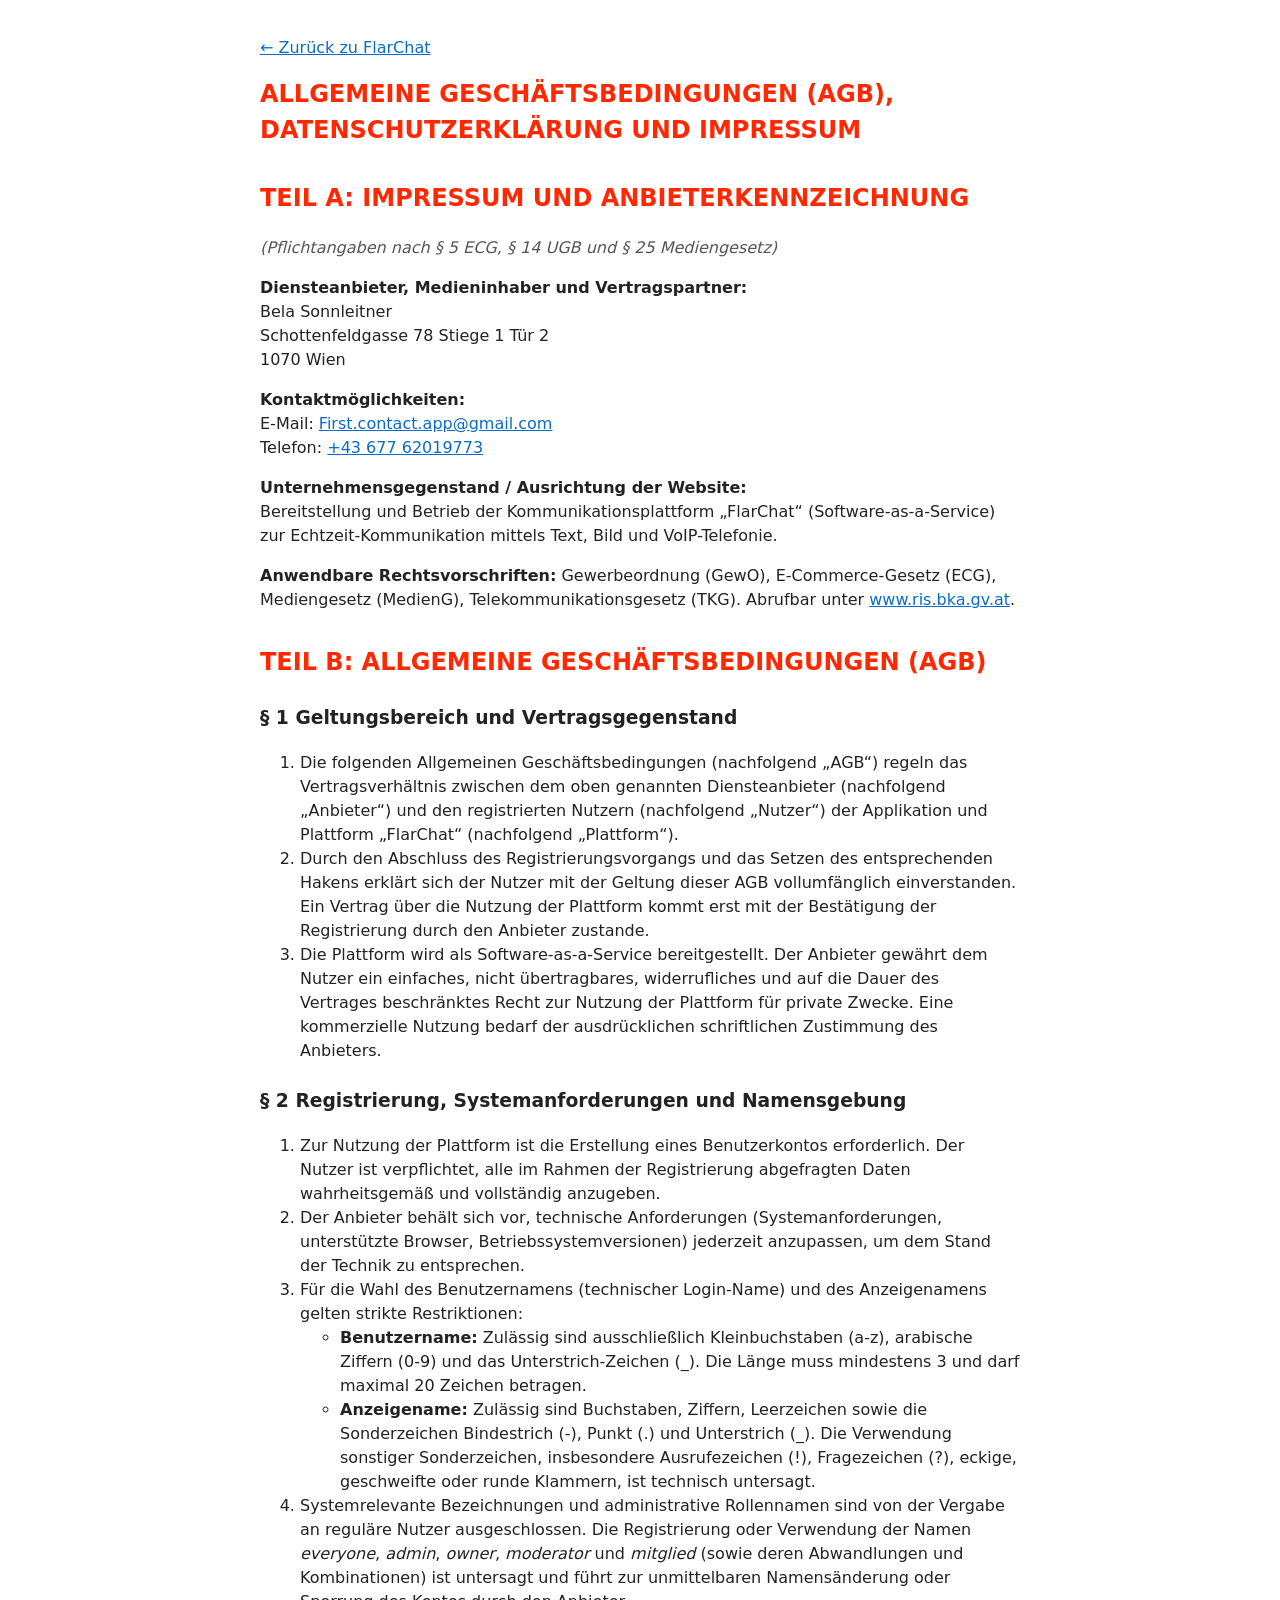
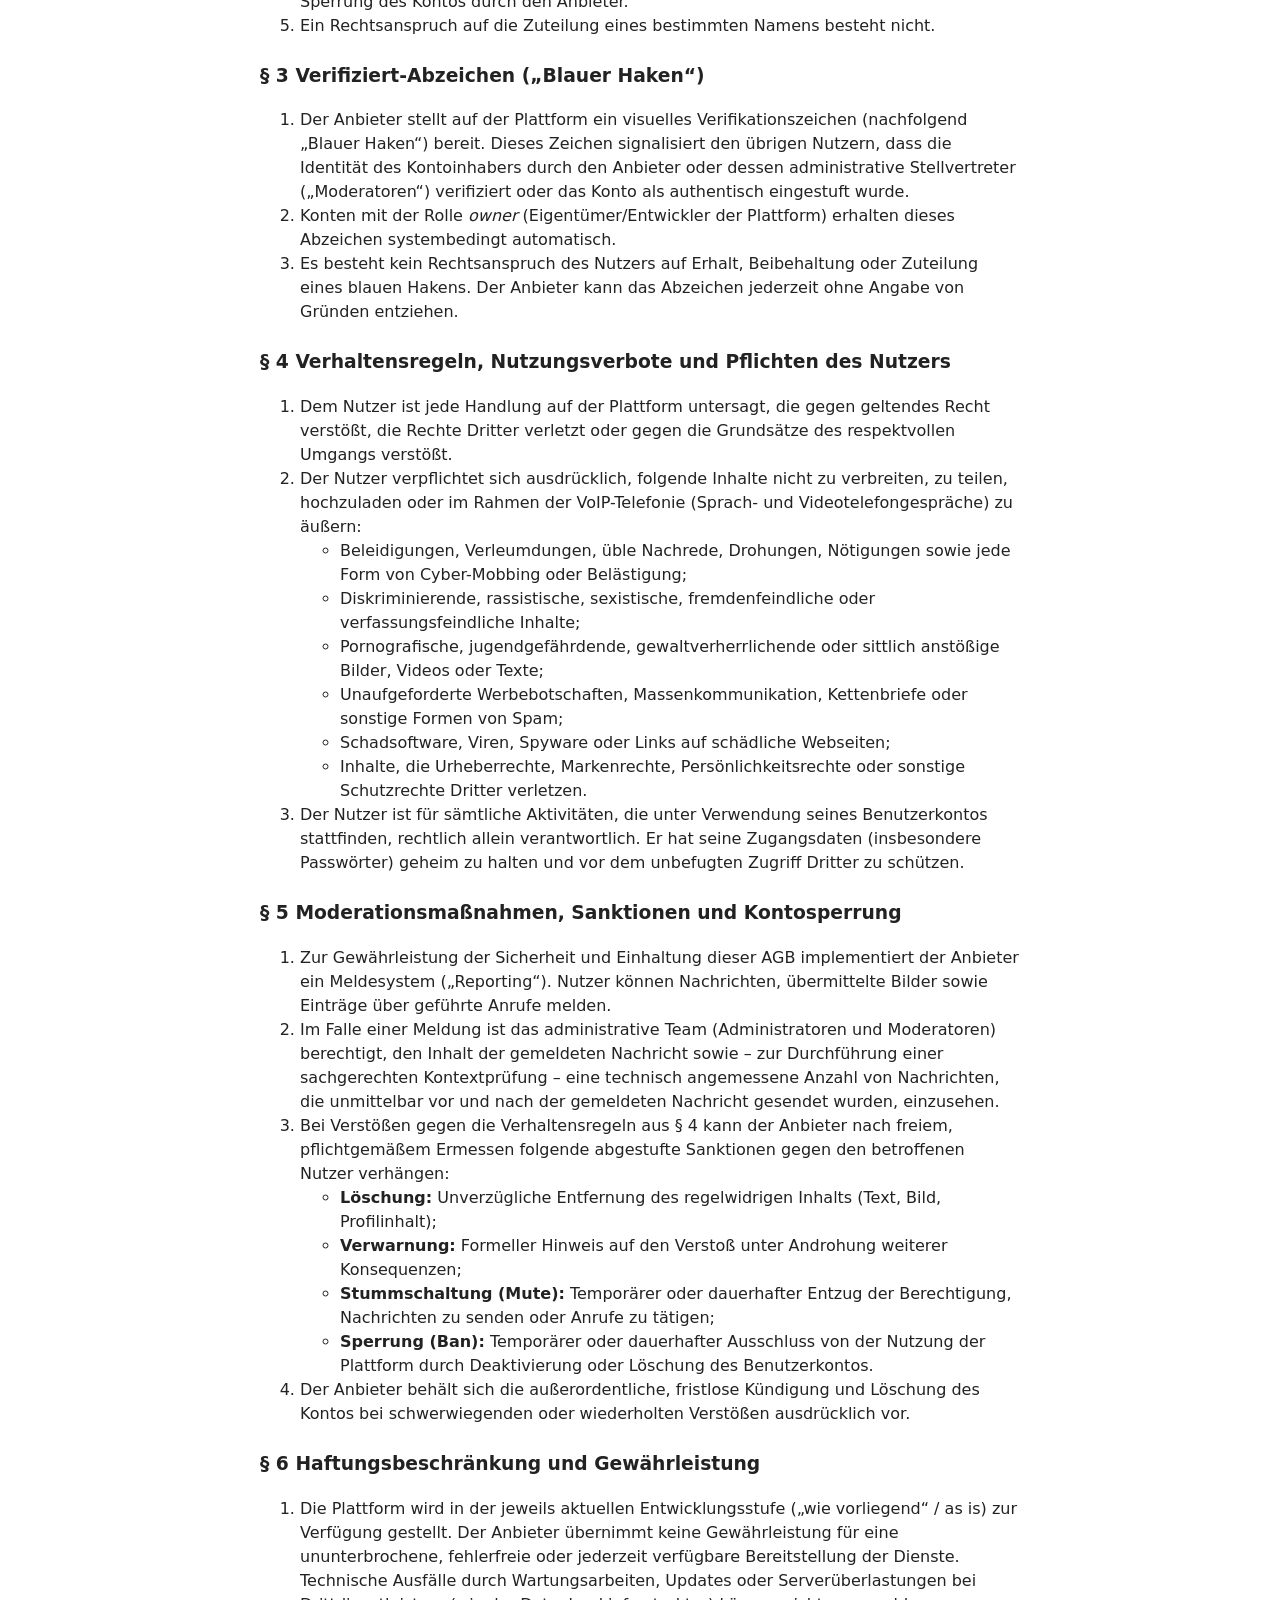
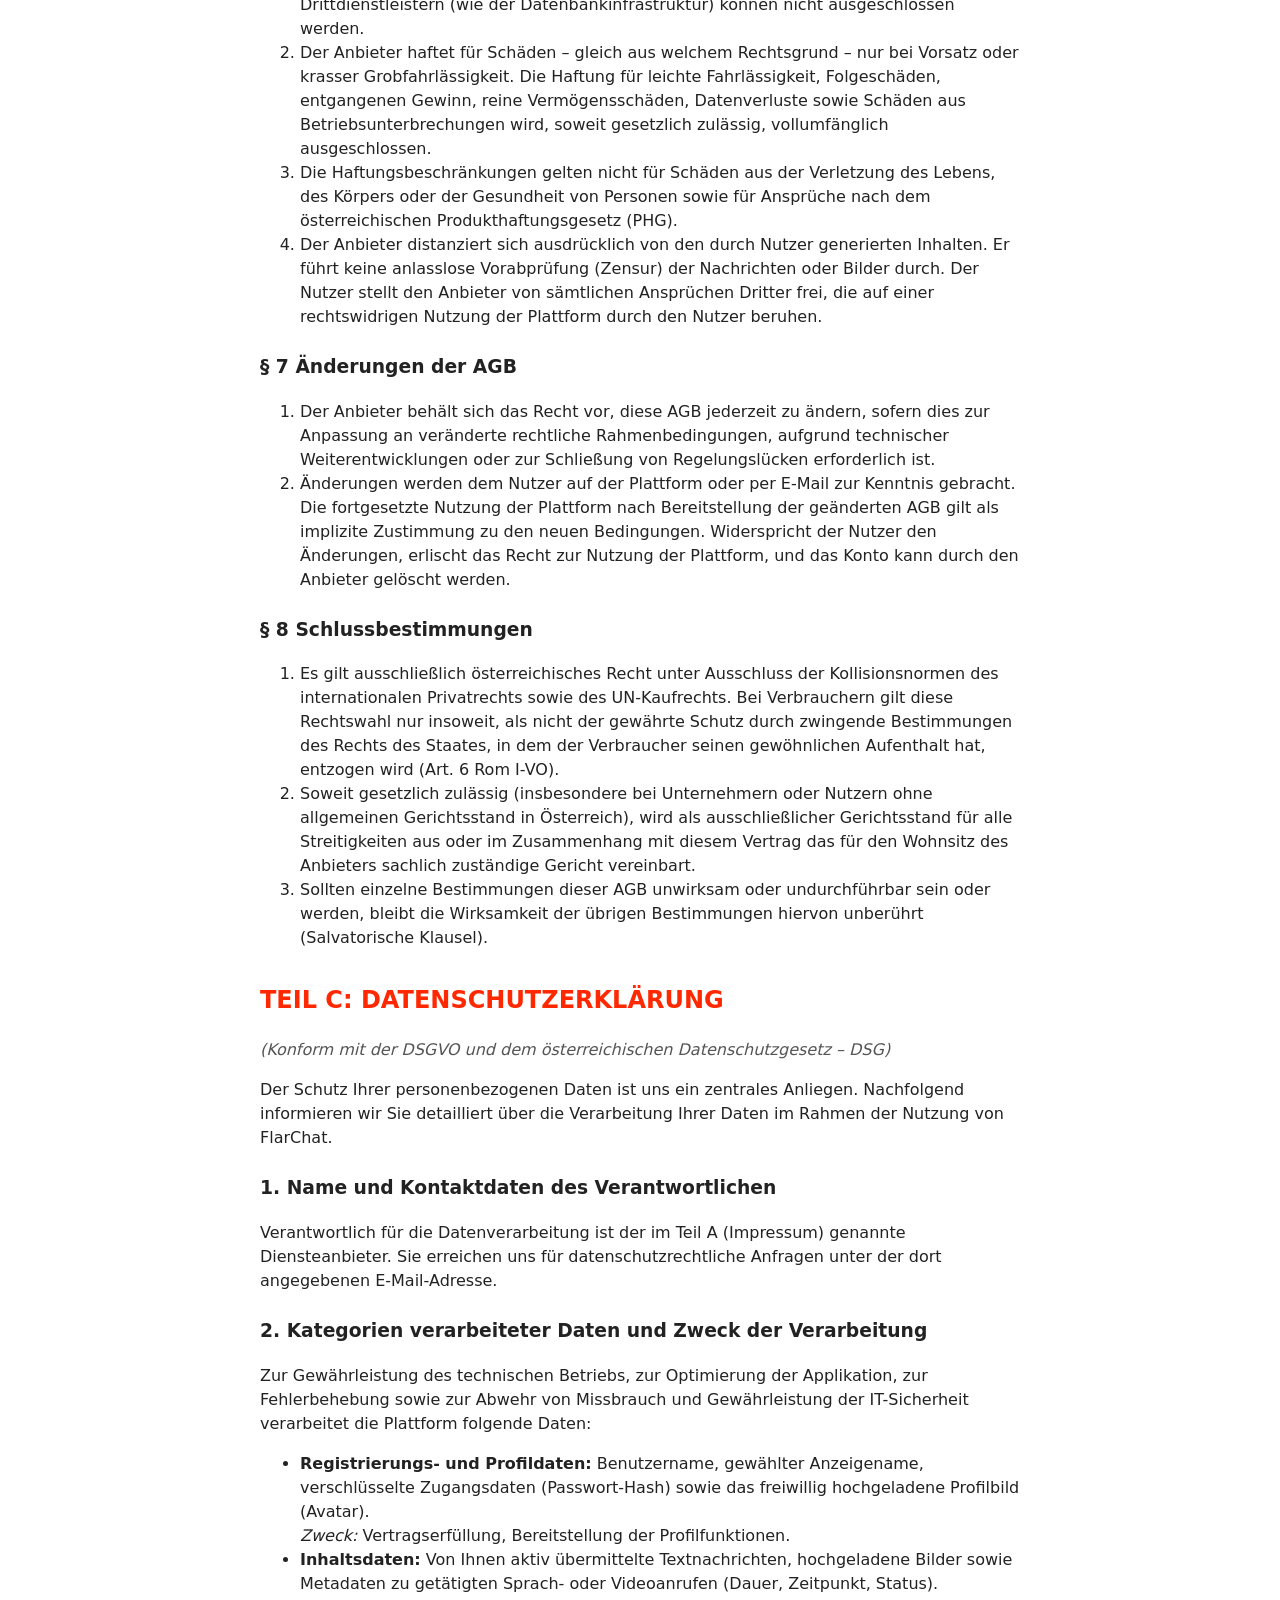
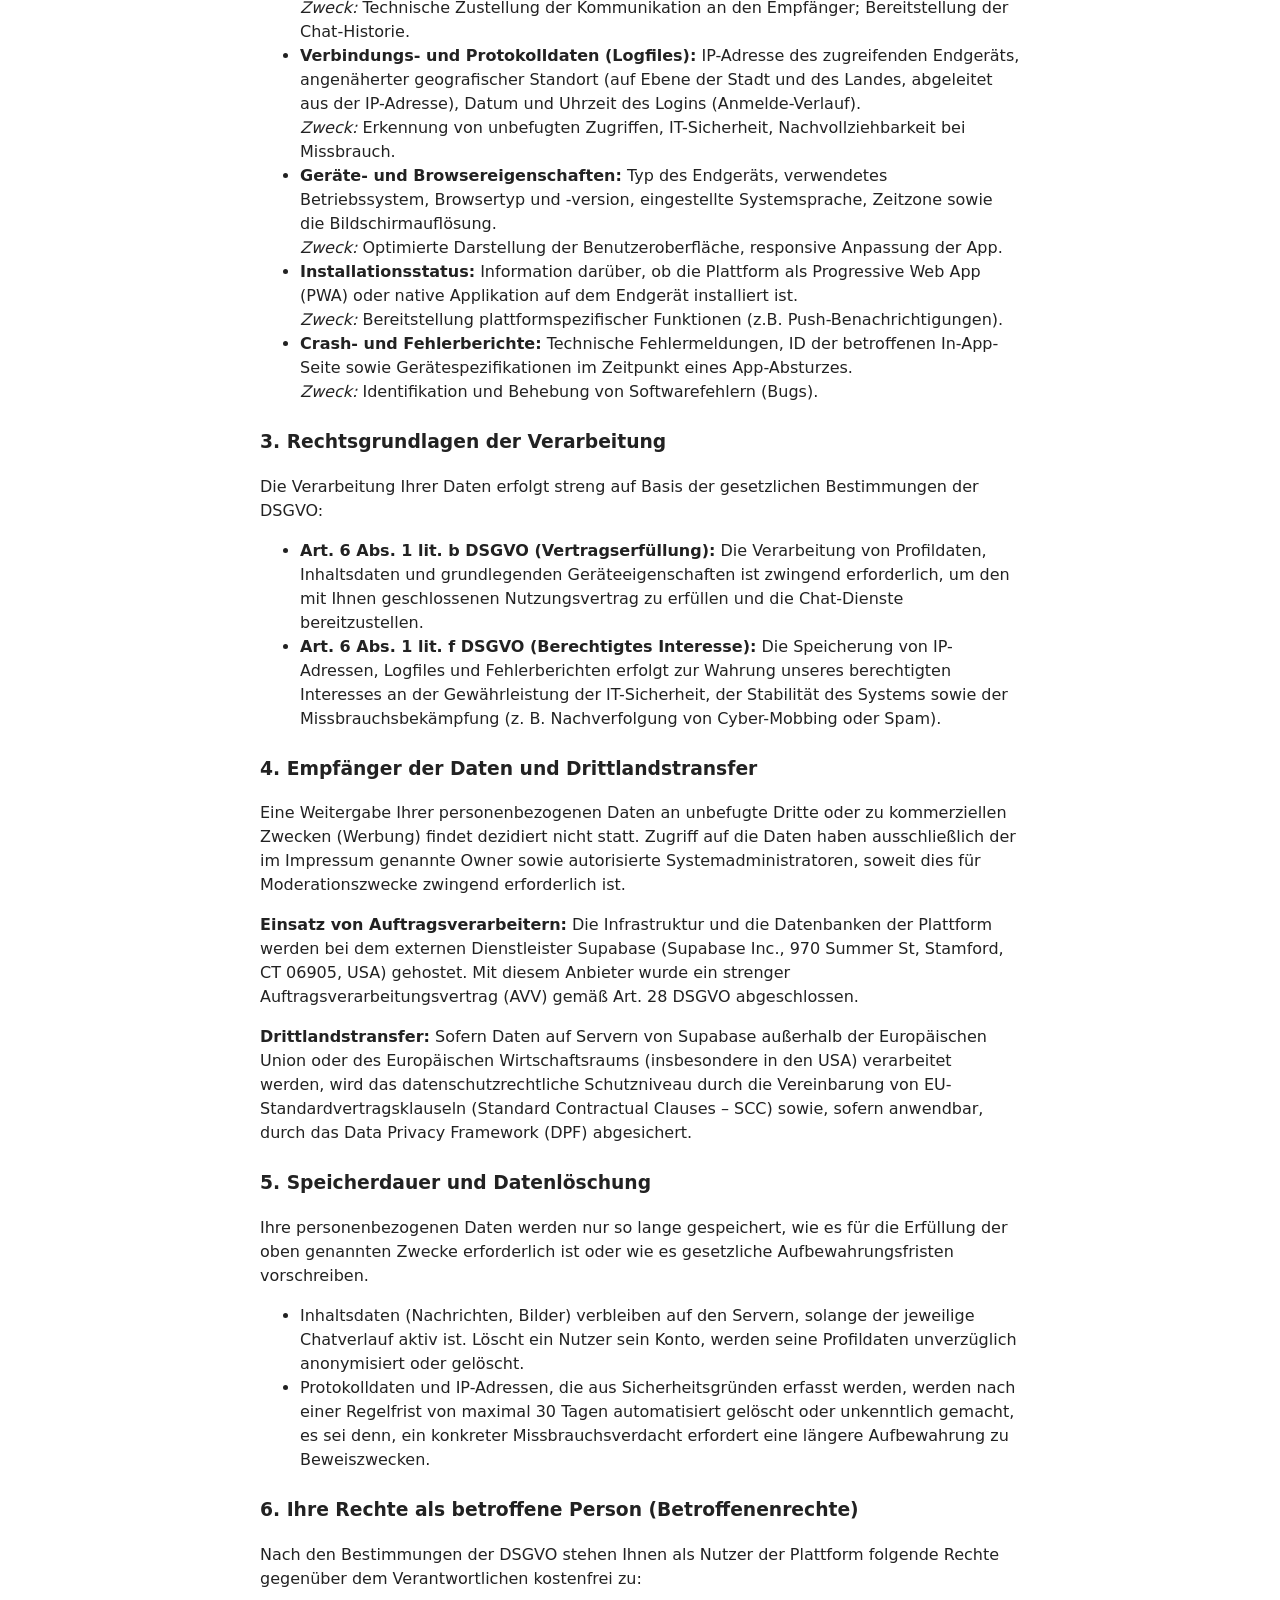
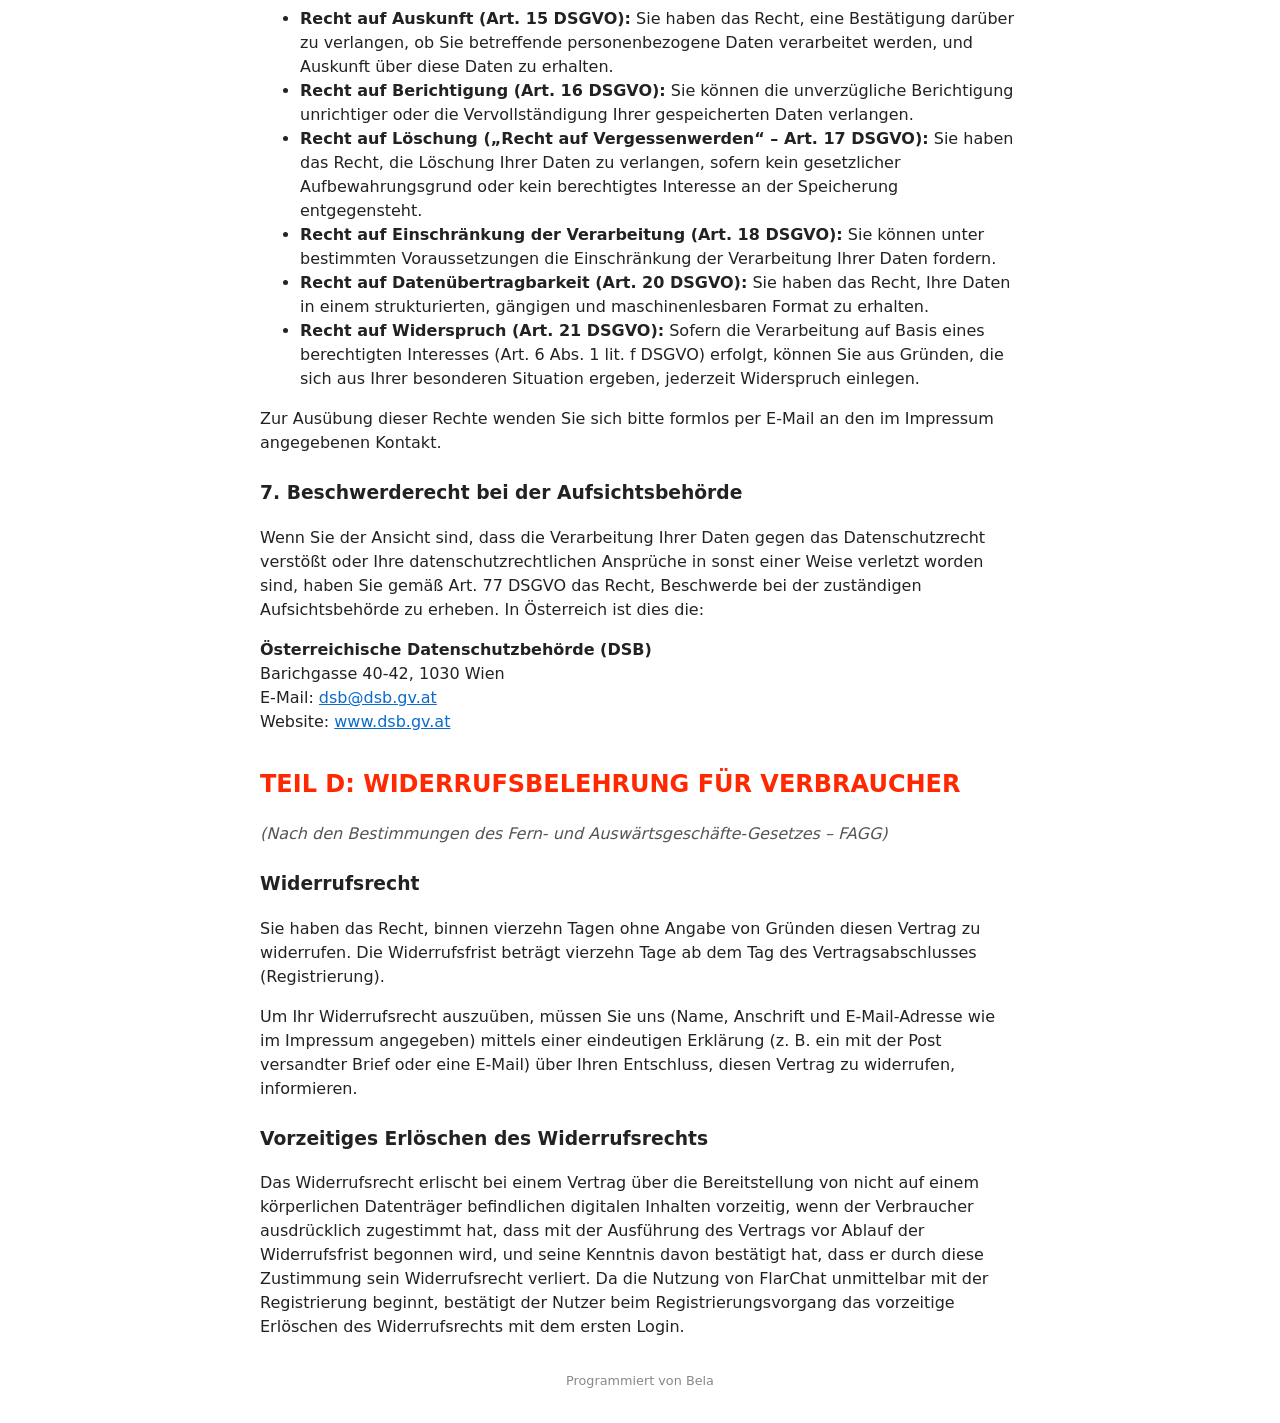
<file: agb.html>
<!doctype html>
<html lang="de">
<head>
<meta charset="utf-8">
<meta name="viewport" content="width=device-width, initial-scale=1">
<title>AGB, Datenschutz und Impressum – FlarChat</title>
<style>
  body { font-family: system-ui, sans-serif; max-width: 760px; margin: 0 auto; padding: 20px; line-height: 1.5; color: #222; }
  h1 { color: #FF2800; font-size: 1.5em; }
  h2 { margin-top: 32px; color: #FF2800; }
  h3 { margin-top: 24px; }
  a { color: #0b6bcb; }
  .sub { color: #555; font-style: italic; }
</style>
</head>
<body>
<p><a href="./" id="back">← Zurück zu FlarChat</a></p>
<script>
document.getElementById('back').addEventListener('click', function (e) {
  e.preventDefault();
  window.close();
  setTimeout(function () { if (history.length > 1) history.back(); else location.href = './'; }, 150);
});
</script>
<h1>ALLGEMEINE GESCHÄFTSBEDINGUNGEN (AGB), DATENSCHUTZERKLÄRUNG UND IMPRESSUM</h1>

<h2>TEIL A: IMPRESSUM UND ANBIETERKENNZEICHNUNG</h2>
<p class="sub">(Pflichtangaben nach § 5 ECG, § 14 UGB und § 25 Mediengesetz)</p>
<p><strong>Diensteanbieter, Medieninhaber und Vertragspartner:</strong><br>
Bela Sonnleitner<br>
Schottenfeldgasse 78 Stiege 1 Tür 2<br>
1070 Wien</p>
<p><strong>Kontaktmöglichkeiten:</strong><br>
E-Mail: <a href="mailto:First.contact.app@gmail.com">First.contact.app@gmail.com</a><br>
Telefon: <a href="tel:+4367762019773">+43 677 62019773</a></p>
<p><strong>Unternehmensgegenstand / Ausrichtung der Website:</strong><br>
Bereitstellung und Betrieb der Kommunikationsplattform „FlarChat“ (Software-as-a-Service) zur Echtzeit-Kommunikation mittels Text, Bild und VoIP-Telefonie.</p>
<p><strong>Anwendbare Rechtsvorschriften:</strong> Gewerbeordnung (GewO), E-Commerce-Gesetz (ECG), Mediengesetz (MedienG), Telekommunikationsgesetz (TKG). Abrufbar unter <a href="https://www.ris.bka.gv.at" target="_blank" rel="noopener">www.ris.bka.gv.at</a>.</p>

<h2>TEIL B: ALLGEMEINE GESCHÄFTSBEDINGUNGEN (AGB)</h2>

<h3>§ 1 Geltungsbereich und Vertragsgegenstand</h3>
<ol>
  <li>Die folgenden Allgemeinen Geschäftsbedingungen (nachfolgend „AGB“) regeln das Vertragsverhältnis zwischen dem oben genannten Diensteanbieter (nachfolgend „Anbieter“) und den registrierten Nutzern (nachfolgend „Nutzer“) der Applikation und Plattform „FlarChat“ (nachfolgend „Plattform“).</li>
  <li>Durch den Abschluss des Registrierungsvorgangs und das Setzen des entsprechenden Hakens erklärt sich der Nutzer mit der Geltung dieser AGB vollumfänglich einverstanden. Ein Vertrag über die Nutzung der Plattform kommt erst mit der Bestätigung der Registrierung durch den Anbieter zustande.</li>
  <li>Die Plattform wird als Software-as-a-Service bereitgestellt. Der Anbieter gewährt dem Nutzer ein einfaches, nicht übertragbares, widerrufliches und auf die Dauer des Vertrages beschränktes Recht zur Nutzung der Plattform für private Zwecke. Eine kommerzielle Nutzung bedarf der ausdrücklichen schriftlichen Zustimmung des Anbieters.</li>
</ol>

<h3>§ 2 Registrierung, Systemanforderungen und Namensgebung</h3>
<ol>
  <li>Zur Nutzung der Plattform ist die Erstellung eines Benutzerkontos erforderlich. Der Nutzer ist verpflichtet, alle im Rahmen der Registrierung abgefragten Daten wahrheitsgemäß und vollständig anzugeben.</li>
  <li>Der Anbieter behält sich vor, technische Anforderungen (Systemanforderungen, unterstützte Browser, Betriebssystemversionen) jederzeit anzupassen, um dem Stand der Technik zu entsprechen.</li>
  <li>Für die Wahl des Benutzernamens (technischer Login-Name) und des Anzeigenamens gelten strikte Restriktionen:
    <ul>
      <li><strong>Benutzername:</strong> Zulässig sind ausschließlich Kleinbuchstaben (a-z), arabische Ziffern (0-9) und das Unterstrich-Zeichen (_). Die Länge muss mindestens 3 und darf maximal 20 Zeichen betragen.</li>
      <li><strong>Anzeigename:</strong> Zulässig sind Buchstaben, Ziffern, Leerzeichen sowie die Sonderzeichen Bindestrich (-), Punkt (.) und Unterstrich (_). Die Verwendung sonstiger Sonderzeichen, insbesondere Ausrufezeichen (!), Fragezeichen (?), eckige, geschweifte oder runde Klammern, ist technisch untersagt.</li>
    </ul>
  </li>
  <li>Systemrelevante Bezeichnungen und administrative Rollennamen sind von der Vergabe an reguläre Nutzer ausgeschlossen. Die Registrierung oder Verwendung der Namen <em>everyone</em>, <em>admin</em>, <em>owner</em>, <em>moderator</em> und <em>mitglied</em> (sowie deren Abwandlungen und Kombinationen) ist untersagt und führt zur unmittelbaren Namensänderung oder Sperrung des Kontos durch den Anbieter.</li>
  <li>Ein Rechtsanspruch auf die Zuteilung eines bestimmten Namens besteht nicht.</li>
</ol>

<h3>§ 3 Verifiziert-Abzeichen („Blauer Haken“)</h3>
<ol>
  <li>Der Anbieter stellt auf der Plattform ein visuelles Verifikationszeichen (nachfolgend „Blauer Haken“) bereit. Dieses Zeichen signalisiert den übrigen Nutzern, dass die Identität des Kontoinhabers durch den Anbieter oder dessen administrative Stellvertreter („Moderatoren“) verifiziert oder das Konto als authentisch eingestuft wurde.</li>
  <li>Konten mit der Rolle <em>owner</em> (Eigentümer/Entwickler der Plattform) erhalten dieses Abzeichen systembedingt automatisch.</li>
  <li>Es besteht kein Rechtsanspruch des Nutzers auf Erhalt, Beibehaltung oder Zuteilung eines blauen Hakens. Der Anbieter kann das Abzeichen jederzeit ohne Angabe von Gründen entziehen.</li>
</ol>

<h3>§ 4 Verhaltensregeln, Nutzungsverbote und Pflichten des Nutzers</h3>
<ol>
  <li>Dem Nutzer ist jede Handlung auf der Plattform untersagt, die gegen geltendes Recht verstößt, die Rechte Dritter verletzt oder gegen die Grundsätze des respektvollen Umgangs verstößt.</li>
  <li>Der Nutzer verpflichtet sich ausdrücklich, folgende Inhalte nicht zu verbreiten, zu teilen, hochzuladen oder im Rahmen der VoIP-Telefonie (Sprach- und Videotelefongespräche) zu äußern:
    <ul>
      <li>Beleidigungen, Verleumdungen, üble Nachrede, Drohungen, Nötigungen sowie jede Form von Cyber-Mobbing oder Belästigung;</li>
      <li>Diskriminierende, rassistische, sexistische, fremdenfeindliche oder verfassungsfeindliche Inhalte;</li>
      <li>Pornografische, jugendgefährdende, gewaltverherrlichende oder sittlich anstößige Bilder, Videos oder Texte;</li>
      <li>Unaufgeforderte Werbebotschaften, Massenkommunikation, Kettenbriefe oder sonstige Formen von Spam;</li>
      <li>Schadsoftware, Viren, Spyware oder Links auf schädliche Webseiten;</li>
      <li>Inhalte, die Urheberrechte, Markenrechte, Persönlichkeitsrechte oder sonstige Schutzrechte Dritter verletzen.</li>
    </ul>
  </li>
  <li>Der Nutzer ist für sämtliche Aktivitäten, die unter Verwendung seines Benutzerkontos stattfinden, rechtlich allein verantwortlich. Er hat seine Zugangsdaten (insbesondere Passwörter) geheim zu halten und vor dem unbefugten Zugriff Dritter zu schützen.</li>
</ol>

<h3>§ 5 Moderationsmaßnahmen, Sanktionen und Kontosperrung</h3>
<ol>
  <li>Zur Gewährleistung der Sicherheit und Einhaltung dieser AGB implementiert der Anbieter ein Meldesystem („Reporting“). Nutzer können Nachrichten, übermittelte Bilder sowie Einträge über geführte Anrufe melden.</li>
  <li>Im Falle einer Meldung ist das administrative Team (Administratoren und Moderatoren) berechtigt, den Inhalt der gemeldeten Nachricht sowie – zur Durchführung einer sachgerechten Kontextprüfung – eine technisch angemessene Anzahl von Nachrichten, die unmittelbar vor und nach der gemeldeten Nachricht gesendet wurden, einzusehen.</li>
  <li>Bei Verstößen gegen die Verhaltensregeln aus § 4 kann der Anbieter nach freiem, pflichtgemäßem Ermessen folgende abgestufte Sanktionen gegen den betroffenen Nutzer verhängen:
    <ul>
      <li><strong>Löschung:</strong> Unverzügliche Entfernung des regelwidrigen Inhalts (Text, Bild, Profilinhalt);</li>
      <li><strong>Verwarnung:</strong> Formeller Hinweis auf den Verstoß unter Androhung weiterer Konsequenzen;</li>
      <li><strong>Stummschaltung (Mute):</strong> Temporärer oder dauerhafter Entzug der Berechtigung, Nachrichten zu senden oder Anrufe zu tätigen;</li>
      <li><strong>Sperrung (Ban):</strong> Temporärer oder dauerhafter Ausschluss von der Nutzung der Plattform durch Deaktivierung oder Löschung des Benutzerkontos.</li>
    </ul>
  </li>
  <li>Der Anbieter behält sich die außerordentliche, fristlose Kündigung und Löschung des Kontos bei schwerwiegenden oder wiederholten Verstößen ausdrücklich vor.</li>
</ol>

<h3>§ 6 Haftungsbeschränkung und Gewährleistung</h3>
<ol>
  <li>Die Plattform wird in der jeweils aktuellen Entwicklungsstufe („wie vorliegend“ / as is) zur Verfügung gestellt. Der Anbieter übernimmt keine Gewährleistung für eine ununterbrochene, fehlerfreie oder jederzeit verfügbare Bereitstellung der Dienste. Technische Ausfälle durch Wartungsarbeiten, Updates oder Serverüberlastungen bei Drittdienstleistern (wie der Datenbankinfrastruktur) können nicht ausgeschlossen werden.</li>
  <li>Der Anbieter haftet für Schäden – gleich aus welchem Rechtsgrund – nur bei Vorsatz oder krasser Grobfahrlässigkeit. Die Haftung für leichte Fahrlässigkeit, Folgeschäden, entgangenen Gewinn, reine Vermögensschäden, Datenverluste sowie Schäden aus Betriebsunterbrechungen wird, soweit gesetzlich zulässig, vollumfänglich ausgeschlossen.</li>
  <li>Die Haftungsbeschränkungen gelten nicht für Schäden aus der Verletzung des Lebens, des Körpers oder der Gesundheit von Personen sowie für Ansprüche nach dem österreichischen Produkthaftungsgesetz (PHG).</li>
  <li>Der Anbieter distanziert sich ausdrücklich von den durch Nutzer generierten Inhalten. Er führt keine anlasslose Vorabprüfung (Zensur) der Nachrichten oder Bilder durch. Der Nutzer stellt den Anbieter von sämtlichen Ansprüchen Dritter frei, die auf einer rechtswidrigen Nutzung der Plattform durch den Nutzer beruhen.</li>
</ol>

<h3>§ 7 Änderungen der AGB</h3>
<ol>
  <li>Der Anbieter behält sich das Recht vor, diese AGB jederzeit zu ändern, sofern dies zur Anpassung an veränderte rechtliche Rahmenbedingungen, aufgrund technischer Weiterentwicklungen oder zur Schließung von Regelungslücken erforderlich ist.</li>
  <li>Änderungen werden dem Nutzer auf der Plattform oder per E-Mail zur Kenntnis gebracht. Die fortgesetzte Nutzung der Plattform nach Bereitstellung der geänderten AGB gilt als implizite Zustimmung zu den neuen Bedingungen. Widerspricht der Nutzer den Änderungen, erlischt das Recht zur Nutzung der Plattform, und das Konto kann durch den Anbieter gelöscht werden.</li>
</ol>

<h3>§ 8 Schlussbestimmungen</h3>
<ol>
  <li>Es gilt ausschließlich österreichisches Recht unter Ausschluss der Kollisionsnormen des internationalen Privatrechts sowie des UN-Kaufrechts. Bei Verbrauchern gilt diese Rechtswahl nur insoweit, als nicht der gewährte Schutz durch zwingende Bestimmungen des Rechts des Staates, in dem der Verbraucher seinen gewöhnlichen Aufenthalt hat, entzogen wird (Art. 6 Rom I-VO).</li>
  <li>Soweit gesetzlich zulässig (insbesondere bei Unternehmern oder Nutzern ohne allgemeinen Gerichtsstand in Österreich), wird als ausschließlicher Gerichtsstand für alle Streitigkeiten aus oder im Zusammenhang mit diesem Vertrag das für den Wohnsitz des Anbieters sachlich zuständige Gericht vereinbart.</li>
  <li>Sollten einzelne Bestimmungen dieser AGB unwirksam oder undurchführbar sein oder werden, bleibt die Wirksamkeit der übrigen Bestimmungen hiervon unberührt (Salvatorische Klausel).</li>
</ol>

<h2>TEIL C: DATENSCHUTZERKLÄRUNG</h2>
<p class="sub">(Konform mit der DSGVO und dem österreichischen Datenschutzgesetz – DSG)</p>
<p>Der Schutz Ihrer personenbezogenen Daten ist uns ein zentrales Anliegen. Nachfolgend informieren wir Sie detailliert über die Verarbeitung Ihrer Daten im Rahmen der Nutzung von FlarChat.</p>

<h3>1. Name und Kontaktdaten des Verantwortlichen</h3>
<p>Verantwortlich für die Datenverarbeitung ist der im Teil A (Impressum) genannte Diensteanbieter. Sie erreichen uns für datenschutzrechtliche Anfragen unter der dort angegebenen E-Mail-Adresse.</p>

<h3>2. Kategorien verarbeiteter Daten und Zweck der Verarbeitung</h3>
<p>Zur Gewährleistung des technischen Betriebs, zur Optimierung der Applikation, zur Fehlerbehebung sowie zur Abwehr von Missbrauch und Gewährleistung der IT-Sicherheit verarbeitet die Plattform folgende Daten:</p>
<ul>
  <li><strong>Registrierungs- und Profildaten:</strong> Benutzername, gewählter Anzeigename, verschlüsselte Zugangsdaten (Passwort-Hash) sowie das freiwillig hochgeladene Profilbild (Avatar).<br><em>Zweck:</em> Vertragserfüllung, Bereitstellung der Profilfunktionen.</li>
  <li><strong>Inhaltsdaten:</strong> Von Ihnen aktiv übermittelte Textnachrichten, hochgeladene Bilder sowie Metadaten zu getätigten Sprach- oder Videoanrufen (Dauer, Zeitpunkt, Status).<br><em>Zweck:</em> Technische Zustellung der Kommunikation an den Empfänger; Bereitstellung der Chat-Historie.</li>
  <li><strong>Verbindungs- und Protokolldaten (Logfiles):</strong> IP-Adresse des zugreifenden Endgeräts, angenäherter geografischer Standort (auf Ebene der Stadt und des Landes, abgeleitet aus der IP-Adresse), Datum und Uhrzeit des Logins (Anmelde-Verlauf).<br><em>Zweck:</em> Erkennung von unbefugten Zugriffen, IT-Sicherheit, Nachvollziehbarkeit bei Missbrauch.</li>
  <li><strong>Geräte- und Browsereigenschaften:</strong> Typ des Endgeräts, verwendetes Betriebssystem, Browsertyp und -version, eingestellte Systemsprache, Zeitzone sowie die Bildschirmauflösung.<br><em>Zweck:</em> Optimierte Darstellung der Benutzeroberfläche, responsive Anpassung der App.</li>
  <li><strong>Installationsstatus:</strong> Information darüber, ob die Plattform als Progressive Web App (PWA) oder native Applikation auf dem Endgerät installiert ist.<br><em>Zweck:</em> Bereitstellung plattformspezifischer Funktionen (z.B. Push-Benachrichtigungen).</li>
  <li><strong>Crash- und Fehlerberichte:</strong> Technische Fehlermeldungen, ID der betroffenen In-App-Seite sowie Gerätespezifikationen im Zeitpunkt eines App-Absturzes.<br><em>Zweck:</em> Identifikation und Behebung von Softwarefehlern (Bugs).</li>
</ul>

<h3>3. Rechtsgrundlagen der Verarbeitung</h3>
<p>Die Verarbeitung Ihrer Daten erfolgt streng auf Basis der gesetzlichen Bestimmungen der DSGVO:</p>
<ul>
  <li><strong>Art. 6 Abs. 1 lit. b DSGVO (Vertragserfüllung):</strong> Die Verarbeitung von Profildaten, Inhaltsdaten und grundlegenden Geräteeigenschaften ist zwingend erforderlich, um den mit Ihnen geschlossenen Nutzungsvertrag zu erfüllen und die Chat-Dienste bereitzustellen.</li>
  <li><strong>Art. 6 Abs. 1 lit. f DSGVO (Berechtigtes Interesse):</strong> Die Speicherung von IP-Adressen, Logfiles und Fehlerberichten erfolgt zur Wahrung unseres berechtigten Interesses an der Gewährleistung der IT-Sicherheit, der Stabilität des Systems sowie der Missbrauchsbekämpfung (z. B. Nachverfolgung von Cyber-Mobbing oder Spam).</li>
</ul>

<h3>4. Empfänger der Daten und Drittlandstransfer</h3>
<p>Eine Weitergabe Ihrer personenbezogenen Daten an unbefugte Dritte oder zu kommerziellen Zwecken (Werbung) findet dezidiert nicht statt. Zugriff auf die Daten haben ausschließlich der im Impressum genannte Owner sowie autorisierte Systemadministratoren, soweit dies für Moderationszwecke zwingend erforderlich ist.</p>
<p><strong>Einsatz von Auftragsverarbeitern:</strong> Die Infrastruktur und die Datenbanken der Plattform werden bei dem externen Dienstleister Supabase (Supabase Inc., 970 Summer St, Stamford, CT 06905, USA) gehostet. Mit diesem Anbieter wurde ein strenger Auftragsverarbeitungsvertrag (AVV) gemäß Art. 28 DSGVO abgeschlossen.</p>
<p><strong>Drittlandstransfer:</strong> Sofern Daten auf Servern von Supabase außerhalb der Europäischen Union oder des Europäischen Wirtschaftsraums (insbesondere in den USA) verarbeitet werden, wird das datenschutzrechtliche Schutzniveau durch die Vereinbarung von EU-Standardvertragsklauseln (Standard Contractual Clauses – SCC) sowie, sofern anwendbar, durch das Data Privacy Framework (DPF) abgesichert.</p>

<h3>5. Speicherdauer und Datenlöschung</h3>
<p>Ihre personenbezogenen Daten werden nur so lange gespeichert, wie es für die Erfüllung der oben genannten Zwecke erforderlich ist oder wie es gesetzliche Aufbewahrungsfristen vorschreiben.</p>
<ul>
  <li>Inhaltsdaten (Nachrichten, Bilder) verbleiben auf den Servern, solange der jeweilige Chatverlauf aktiv ist. Löscht ein Nutzer sein Konto, werden seine Profildaten unverzüglich anonymisiert oder gelöscht.</li>
  <li>Protokolldaten und IP-Adressen, die aus Sicherheitsgründen erfasst werden, werden nach einer Regelfrist von maximal 30 Tagen automatisiert gelöscht oder unkenntlich gemacht, es sei denn, ein konkreter Missbrauchsverdacht erfordert eine längere Aufbewahrung zu Beweiszwecken.</li>
</ul>

<h3>6. Ihre Rechte als betroffene Person (Betroffenenrechte)</h3>
<p>Nach den Bestimmungen der DSGVO stehen Ihnen als Nutzer der Plattform folgende Rechte gegenüber dem Verantwortlichen kostenfrei zu:</p>
<ul>
  <li><strong>Recht auf Auskunft (Art. 15 DSGVO):</strong> Sie haben das Recht, eine Bestätigung darüber zu verlangen, ob Sie betreffende personenbezogene Daten verarbeitet werden, und Auskunft über diese Daten zu erhalten.</li>
  <li><strong>Recht auf Berichtigung (Art. 16 DSGVO):</strong> Sie können die unverzügliche Berichtigung unrichtiger oder die Vervollständigung Ihrer gespeicherten Daten verlangen.</li>
  <li><strong>Recht auf Löschung („Recht auf Vergessenwerden“ – Art. 17 DSGVO):</strong> Sie haben das Recht, die Löschung Ihrer Daten zu verlangen, sofern kein gesetzlicher Aufbewahrungsgrund oder kein berechtigtes Interesse an der Speicherung entgegensteht.</li>
  <li><strong>Recht auf Einschränkung der Verarbeitung (Art. 18 DSGVO):</strong> Sie können unter bestimmten Voraussetzungen die Einschränkung der Verarbeitung Ihrer Daten fordern.</li>
  <li><strong>Recht auf Datenübertragbarkeit (Art. 20 DSGVO):</strong> Sie haben das Recht, Ihre Daten in einem strukturierten, gängigen und maschinenlesbaren Format zu erhalten.</li>
  <li><strong>Recht auf Widerspruch (Art. 21 DSGVO):</strong> Sofern die Verarbeitung auf Basis eines berechtigten Interesses (Art. 6 Abs. 1 lit. f DSGVO) erfolgt, können Sie aus Gründen, die sich aus Ihrer besonderen Situation ergeben, jederzeit Widerspruch einlegen.</li>
</ul>
<p>Zur Ausübung dieser Rechte wenden Sie sich bitte formlos per E-Mail an den im Impressum angegebenen Kontakt.</p>

<h3>7. Beschwerderecht bei der Aufsichtsbehörde</h3>
<p>Wenn Sie der Ansicht sind, dass die Verarbeitung Ihrer Daten gegen das Datenschutzrecht verstößt oder Ihre datenschutzrechtlichen Ansprüche in sonst einer Weise verletzt worden sind, haben Sie gemäß Art. 77 DSGVO das Recht, Beschwerde bei der zuständigen Aufsichtsbehörde zu erheben. In Österreich ist dies die:</p>
<p><strong>Österreichische Datenschutzbehörde (DSB)</strong><br>
Barichgasse 40-42, 1030 Wien<br>
E-Mail: <a href="mailto:dsb@dsb.gv.at">dsb@dsb.gv.at</a><br>
Website: <a href="https://www.dsb.gv.at" target="_blank" rel="noopener">www.dsb.gv.at</a></p>

<h2>TEIL D: WIDERRUFSBELEHRUNG FÜR VERBRAUCHER</h2>
<p class="sub">(Nach den Bestimmungen des Fern- und Auswärtsgeschäfte-Gesetzes – FAGG)</p>
<h3>Widerrufsrecht</h3>
<p>Sie haben das Recht, binnen vierzehn Tagen ohne Angabe von Gründen diesen Vertrag zu widerrufen. Die Widerrufsfrist beträgt vierzehn Tage ab dem Tag des Vertragsabschlusses (Registrierung).</p>
<p>Um Ihr Widerrufsrecht auszuüben, müssen Sie uns (Name, Anschrift und E-Mail-Adresse wie im Impressum angegeben) mittels einer eindeutigen Erklärung (z. B. ein mit der Post versandter Brief oder eine E-Mail) über Ihren Entschluss, diesen Vertrag zu widerrufen, informieren.</p>
<h3>Vorzeitiges Erlöschen des Widerrufsrechts</h3>
<p>Das Widerrufsrecht erlischt bei einem Vertrag über die Bereitstellung von nicht auf einem körperlichen Datenträger befindlichen digitalen Inhalten vorzeitig, wenn der Verbraucher ausdrücklich zugestimmt hat, dass mit der Ausführung des Vertrags vor Ablauf der Widerrufsfrist begonnen wird, und seine Kenntnis davon bestätigt hat, dass er durch diese Zustimmung sein Widerrufsrecht verliert. Da die Nutzung von FlarChat unmittelbar mit der Registrierung beginnt, bestätigt der Nutzer beim Registrierungsvorgang das vorzeitige Erlöschen des Widerrufsrechts mit dem ersten Login.</p>
<p style="text-align:center;color:#888;font-size:.8em;margin-top:32px">Programmiert von Bela</p>
</body>
</html>
</file>
